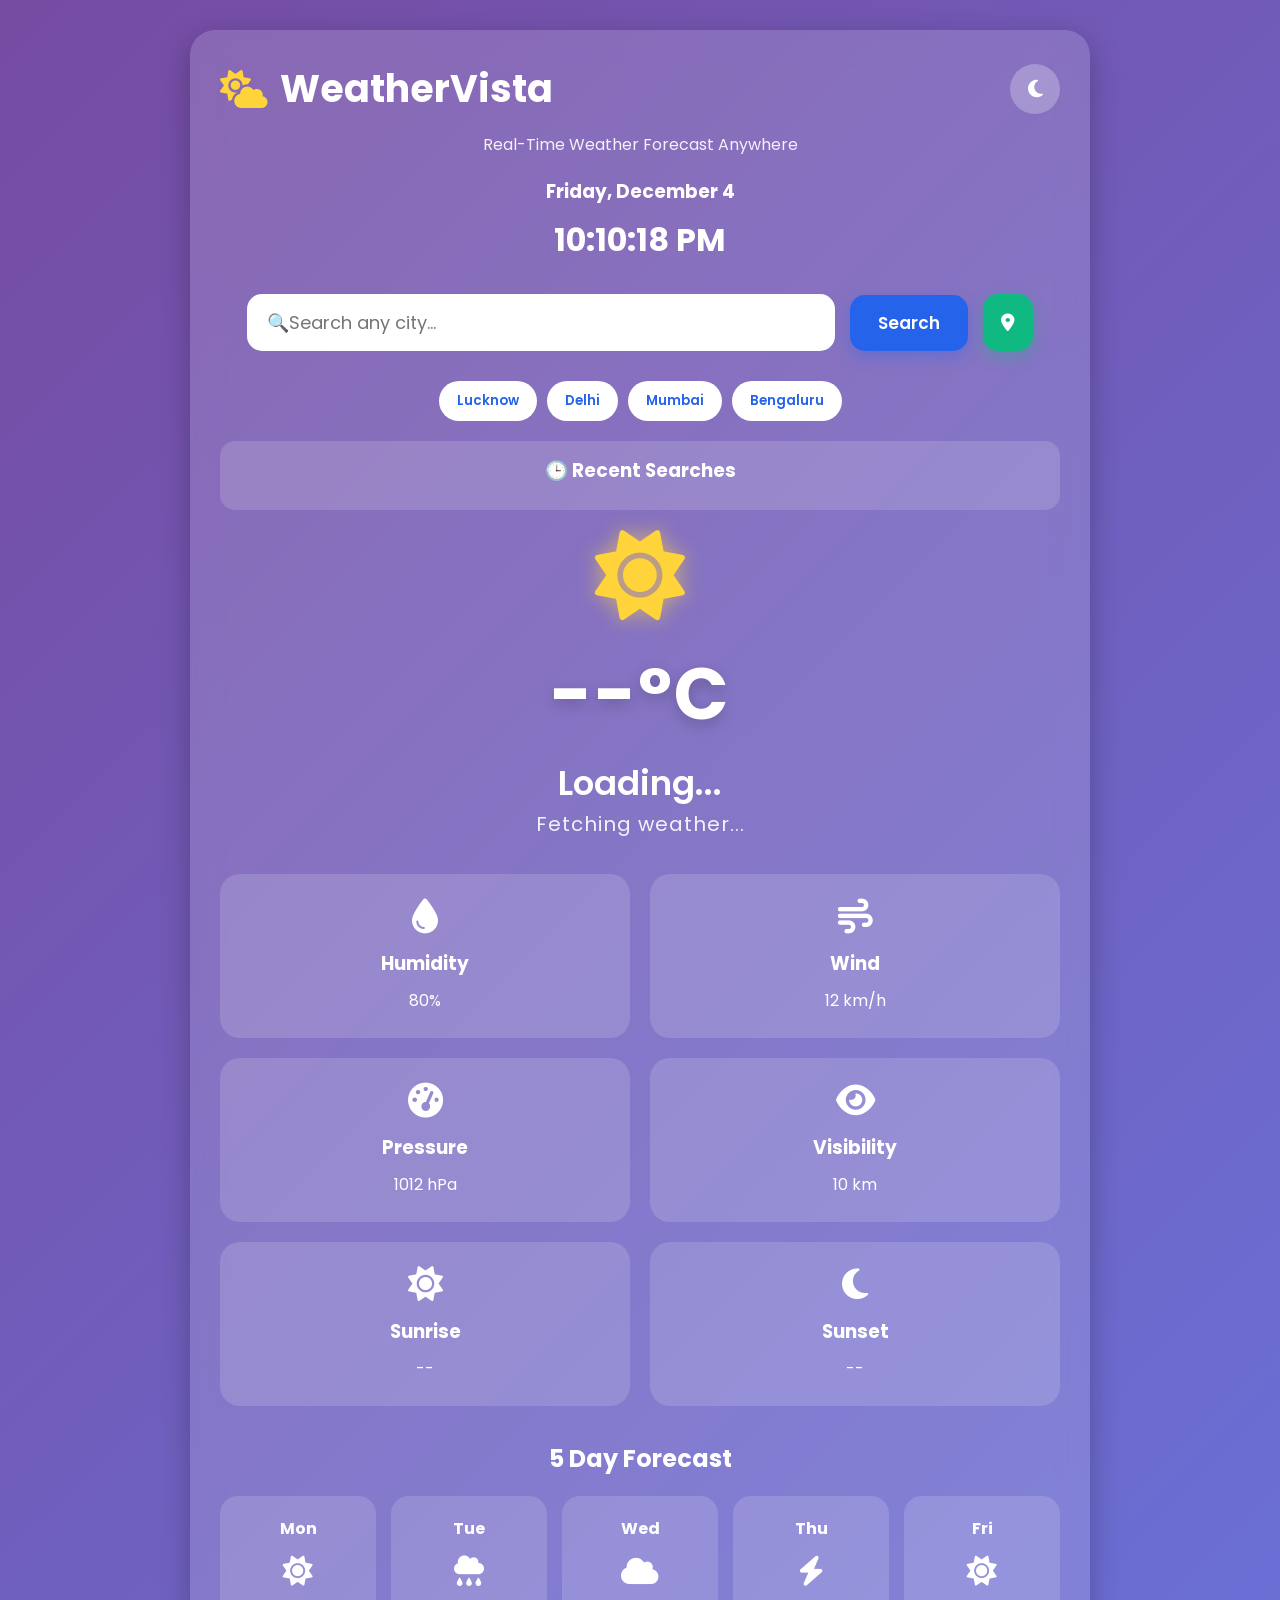
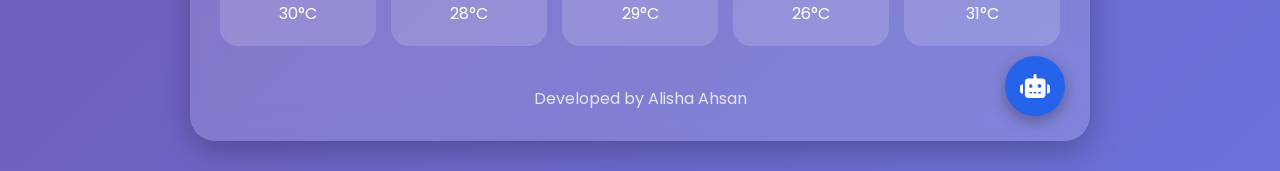
<file: index.html>
<!DOCTYPE html>
<html lang="en">

<head>

<meta charset="UTF-8">

<meta name="viewport" content="width=device-width, initial-scale=1.0">

<title>WeatherVista</title>

<link rel="stylesheet" href="style.css">

<link rel="preconnect" href="https://fonts.googleapis.com">

<link rel="preconnect" href="https://fonts.gstatic.com" crossorigin>

<link href="https://fonts.googleapis.com/css2?family=Poppins:wght@300;400;500;600;700&display=swap" rel="stylesheet">

<link rel="stylesheet"
href="https://cdnjs.cloudflare.com/ajax/libs/font-awesome/6.7.2/css/all.min.css">

</head>

<body>

<div class="container">

<div class="dashboard">



<header class="navbar">

    <div class="logo">
        <i class="fa-solid fa-cloud-sun"></i>
        <h1>WeatherVista</h1>
    </div>

    <button id="themeBtn">
        <i class="fa-solid fa-moon"></i>
    </button>

</header>

<div class="subtitle">

    <p>Real-Time Weather Forecast Anywhere</p>

</div>


<div class="date-time">

<h3 id="date">Monday, 15 July</h3>

<h2 id="time">10:30 PM</h2>

</div>

<div class="search-box">

<input
type="text"
id="cityInput"
placeholder=" 🔍Search any city...">

<button id="searchBtn">
Search
</button>

<button id="locationBtn">
<i class="fa-solid fa-location-dot"></i>
</button>

</div>

<div class="favorites">
    <button class="favCity">Lucknow</button>
    <button class="favCity">Delhi</button>
    <button class="favCity">Mumbai</button>
    <button class="favCity">Bengaluru</button>
</div>

<div class="history-box">
    <h3>🕒 Recent Searches</h3>
    <ul id="searchHistory"></ul>
</div>

<section class="weather-main">

<i id="weatherIcon" class="fa-solid fa-sun"></i>

<h1 id="temp">

29°C

</h1>

<h2 id="cityName">

Lucknow

</h2>

<p id="weatherDesc">

Clear Sky

</p>

</section>



<section class="weather-details">

<div class="card">

<i class="fa-solid fa-droplet"></i>

<h3>Humidity</h3>

<p id="humidity">80%</p>

</div>

<div class="card">

<i class="fa-solid fa-wind"></i>

<h3>Wind</h3>

<p id="wind">12 km/h</p>

</div>

<div class="card">

<i class="fa-solid fa-gauge-high"></i>

<h3>Pressure</h3>

<p id="pressure">1012 hPa</p>

</div>

<div class="card">

<i class="fa-solid fa-eye"></i>

<h3>Visibility</h3>

<p id="visibility">10 km</p>

</div>

<div class="card">
    <i class="fa-solid fa-sun"></i>
    <h3>Sunrise</h3>
    <p id="sunrise">--</p>
</div>

<div class="card">
    <i class="fa-solid fa-moon"></i>
    <h3>Sunset</h3>
    <p id="sunset">--</p>
</div>

</section>




<section class="forecast">

<h2>

5 Day Forecast

</h2>

<div class="forecast-container">

<div class="forecast-card">

<h4>Mon</h4>

<i class="fa-solid fa-sun"></i>

<p>30°C</p>

</div>

<div class="forecast-card">

<h4>Tue</h4>

<i class="fa-solid fa-cloud-rain"></i>

<p>28°C</p>

</div>

<div class="forecast-card">

<h4>Wed</h4>

<i class="fa-solid fa-cloud"></i>

<p>29°C</p>

</div>

<div class="forecast-card">

<h4>Thu</h4>

<i class="fa-solid fa-bolt"></i>

<p>26°C</p>

</div>

<div class="forecast-card">

<h4>Fri</h4>

<i class="fa-solid fa-sun"></i>

<p>31°C</p>

</div>

</div>

</section>

<footer>

Developed by Alisha Ahsan

</footer>



<button id="chatToggle">
    <i class="fa-solid fa-robot"></i>
</button>

<div class="chat-box" id="chatBox">

    <div class="chat-header">
        <h3>🤖 Weather AI</h3>
        <span id="closeChat">&times;</span>
    </div>

    <div class="chat-body" id="chatBody">

        <div class="bot-message">
            👋 Hello! I'm your Weather Assistant.
            <br><br>
            You can ask:
            <br>
            • Will it rain today?
            <br>
            • What should I wear?
            <br>
            • Is today good for travelling?
        </div>

    </div>

    <div class="chat-footer">

    <input
        type="text"
        id="chatInput"
        placeholder="Ask anything...">

    <button id="sendMessage">
        <i class="fa-solid fa-paper-plane"></i>
    </button>

</div>


</div>

</div>


<script src="script.js"></script>

</body>

</html>
</file>
<file: style.css>
*{
    margin:0;
    padding:0;
    box-sizing:border-box;
    font-family:'Poppins',sans-serif;
}

body{

    transition: background 0.8s ease;

    min-height:100vh;

    display:flex;

    justify-content:center;

    align-items:center;

    background:linear-gradient(-45deg,#4facfe,#00f2fe,#667eea,#764ba2);

    background-size:400% 400%;

    animation:gradientBG 12s ease infinite;

    padding:30px;

}



@keyframes gradientBG{

0%{
background-position:0% 50%;
}

50%{
background-position:100% 50%;
}

100%{
background-position:0% 50%;
}

}



.container{

width:100%;

display:flex;

justify-content:center;

align-items:center;

}


.dashboard{

width:900px;

background:rgba(255,255,255,0.15);

backdrop-filter:blur(15px);

border-radius:25px;

padding:30px;

box-shadow:0 10px 30px rgba(0,0,0,.25);

color:white;

animation:fadeIn .8s ease;

}




.navbar{

display:flex;

justify-content:space-between;

align-items:center;

margin-bottom:15px;

}

.logo{

display:flex;

align-items:center;

gap:12px;

}

.logo i{

font-size:38px;

color:#FFD43B;

}

.logo h1{
    font-size:38px;
    white-space: nowrap;
}

.subtitle{

text-align:center;

margin-bottom:20px;

opacity:.9;

}

#themeBtn{

height:50px;

width:50px;

border:none;

border-radius:50%;

background:rgba(255,255,255,.25);

color:white;

cursor:pointer;

font-size:20px;

transition:.3s;

}

#themeBtn:hover{

transform:rotate(25deg) scale(1.1);

background:rgba(255,255,255,.35);

}



@keyframes fadeIn{

from{

opacity:0;

transform:translateY(-25px);

}

to{

opacity:1;

transform:translateY(0);

}

}



header{

text-align:center;

margin-bottom:20px;

}

header h1{

font-size:40px;

font-weight:700;

}

header p{

opacity:.8;

margin-top:10px;

}



.date-time{

text-align:center;

margin-bottom:30px;

}

.date-time h2{

font-size:32px;

margin-top:10px;

}


.search-box{

display:flex;

justify-content:center;

align-items:center;

gap:15px;

margin:30px 0;

}
.search-box input{

width:70%;

padding:15px;

border:none;

outline:none;

border-radius:15px;

font-size:18px;

}

.search-box button{

padding:15px 28px;

border:none;

border-radius:15px;

background:#2563EB;

color:white;

font-size:17px;

font-weight:600;

cursor:pointer;

transition:0.3s ease;

box-shadow:0 6px 15px rgba(37,99,235,.35);

}

.search-box button:hover{

background:#1D4ED8;

transform:translateY(-2px);

box-shadow:0 10px 20px rgba(37,99,235,.45);

}
.search-box button:hover{

background:#0057d8;

transform:scale(1.08);

}

#locationBtn{

padding:15px 18px;

background:#10B981;

font-size:18px;

box-shadow:0 6px 15px rgba(16,185,129,.35);

}

#locationBtn:hover{

background:#059669;

transform:translateY(-2px);

box-shadow:0 10px 20px rgba(16,185,129,.45);

}

#locationBtn:hover{

background:#059669;

}



.weather-main{

text-align:center;

margin-bottom:35px;

}

#weatherIcon{

font-size:90px;

color:#FFD43B;

margin-bottom:20px;

text-shadow:0 0 20px rgba(255,212,59,.6);

animation:float 3s ease-in-out infinite;

}

@keyframes float{

0%{
transform:translateY(0);
}

50%{
transform:translateY(-10px);
}

100%{
transform:translateY(0);
}
}


.weather-main h1{

font-size:72px;

font-weight:700;

letter-spacing:2px;

text-shadow:0 5px 15px rgba(0,0,0,.2);

}

.weather-main h2{

font-size:34px;

font-weight:600;

margin-top:10px;

}

.weather-main p{

font-size:20px;

opacity:.9;

letter-spacing:1px;

}



.weather-details{

display:grid;

grid-template-columns:repeat(2,1fr);

gap:20px;

margin-bottom:35px;

}

.card{

background:rgba(255,255,255,.15);

padding:25px;

border-radius:20px;

text-align:center;

transition:.3s;

}

.card:hover{

transform:translateY(-8px);

background:rgba(255,255,255,.25);

}

.card i{

font-size:35px;

margin-bottom:15px;

}

.card h3{

margin-bottom:10px;

}



.forecast h2{

text-align:center;

margin-bottom:20px;

}

.forecast-container{

display:flex;

justify-content:space-between;

gap:15px;

}

.forecast-card{

flex:1;

background:rgba(255,255,255,.15);

padding:20px;

border-radius:18px;

text-align:center;

transition:.3s;

}

.forecast-card:hover{

transform:translateY(-8px);

}

.forecast-card i{

font-size:30px;

margin:15px 0;

}


footer{

margin-top:40px;

text-align:center;

opacity:.8;

}


@media(max-width:768px){

.dashboard{

width:100%;

padding:20px;

}

.search-box{

flex-direction:column;

}

.search-box input{

width:100%;

}

.search-box button{

width:100%;

height:55px;

}

.weather-details{

grid-template-columns:1fr;

}

.forecast-container{

flex-direction:column;

}

}

#chatToggle{
    position: fixed;
    bottom: 25px;
    right: 25px;
    width: 60px;
    height: 60px;
    border: none;
    border-radius: 50%;
    background: #2563EB;
    color: white;
    font-size: 24px;
    cursor: pointer;
    box-shadow: 0 5px 15px rgba(0,0,0,0.3);
    z-index: 999;
}

#chatToggle:hover{
    transform: scale(1.1);
    transition: 0.3s;
}

.chat-box{
    position: fixed;
    bottom: 95px;
    right: 25px;
    width: 340px;
    height: 450px;
    background: white;
    border-radius: 15px;
    display: none;
    flex-direction: column;
    overflow: hidden;
    box-shadow: 0 10px 25px rgba(0,0,0,0.3);
    z-index: 999;
}

.chat-header{
    background: #2563EB;
    color: white;
    padding: 15px;
    display: flex;
    justify-content: space-between;
    align-items: center;
}

.chat-header h3{
    margin: 0;
    font-size: 18px;
}

#closeChat{
    cursor: pointer;
    font-size: 25px;
}

.chat-body{
    flex: 1;
    padding: 15px;
    overflow-y: auto;
    background: #f5f5f5;
}

.bot-message{
    background: #2563EB;
    color: white;
    padding: 10px;
    border-radius: 10px;
    margin-bottom: 10px;
    width: fit-content;
    max-width: 85%;
}

.user-message{
    background: #e5e5e5;
    color: black;
    padding: 10px;
    border-radius: 10px;
    margin-left: auto;
    margin-bottom: 10px;
    width: fit-content;
    max-width: 85%;
}

.chat-footer{
    display: flex;
    padding: 10px;
    border-top: 1px solid #ddd;
}

.chat-footer input{
    flex: 1;
    padding: 10px;
    border: 1px solid #ccc;
    border-radius: 8px;
    outline: none;
}

.chat-footer button{
    margin-left: 10px;
    width: 50px;
    border: none;
    border-radius: 8px;
    background: #2563EB;
    color: white;
    cursor: pointer;
}

 

.favorites{
    display:flex;
    justify-content:center;
    flex-wrap:wrap;
    gap:10px;
    margin:20px 0;
}

.favCity{
    padding:10px 18px;
    border:none;
    border-radius:20px;
    background:#ffffff;
    color:#2563EB;
    font-weight:600;
    cursor:pointer;
    transition:0.3s;
}

.favCity:hover{
    background:#2563EB;
    color:#ffffff;
    transform:translateY(-3px);
}   



.history-box{
    background: rgba(255,255,255,0.15);
    padding:15px;
    border-radius:15px;
    margin:20px 0;
}

.history-box h3{
    margin-bottom:10px;
    text-align:center;
}

#searchHistory{
    list-style:none;
    padding:0;
}

#searchHistory li{
    padding:8px;
    margin:5px 0;
    background:rgba(255,255,255,0.2);
    border-radius:8px;
    cursor:pointer;
}

#searchHistory li:hover{
    background:rgba(255,255,255,0.35);
}

@media (max-width:768px){

body{
    padding:15px;
    overflow-x:hidden;
}

.dashboard{
    width:100%;
    padding:18px;
}

.navbar{
    flex-direction:column;
    gap:15px;
}

.logo{
    justify-content:center;
    flex-wrap:nowrap;
}

.logo h1{
    font-size:30px;
    white-space:nowrap;
}

.logo i{
    font-size:28px;
}

.subtitle{
    font-size:15px;
}

.search-box{
    flex-direction:column;
    gap:12px;
}

.search-box input,
.search-box button,
#locationBtn{
    width:100%;
}

.weather-main h1{
    font-size:52px;
}

.weather-main h2{
    font-size:26px;
}

.weather-details{
    grid-template-columns:1fr;
}

.forecast-container{
    flex-direction:column;
}

.chat-box{
    width:92%;
    height:70vh;
    left:4%;
    right:4%;
    bottom:90px;
}

#chatToggle{
    right:18px;
    bottom:18px;
}

footer{
    margin-top:40px;
    padding-bottom:90px;
}
}

/* ===== Fix AI Send Button ===== */

.chat-footer{
    display:flex;
    align-items:center;
    gap:8px;
}

.chat-footer input{
    flex:1;
    width:auto !important;
    min-width:0;
}

#sendMessage{
    width:48px !important;
    min-width:48px !important;
    max-width:48px !important;
    height:48px !important;

    display:flex;
    justify-content:center;
    align-items:center;

    margin:0 !important;
    padding:0 !important;
    flex-shrink:0;
}

#sendMessage i{
    font-size:18px;
    line-height:1;
}
</file>
